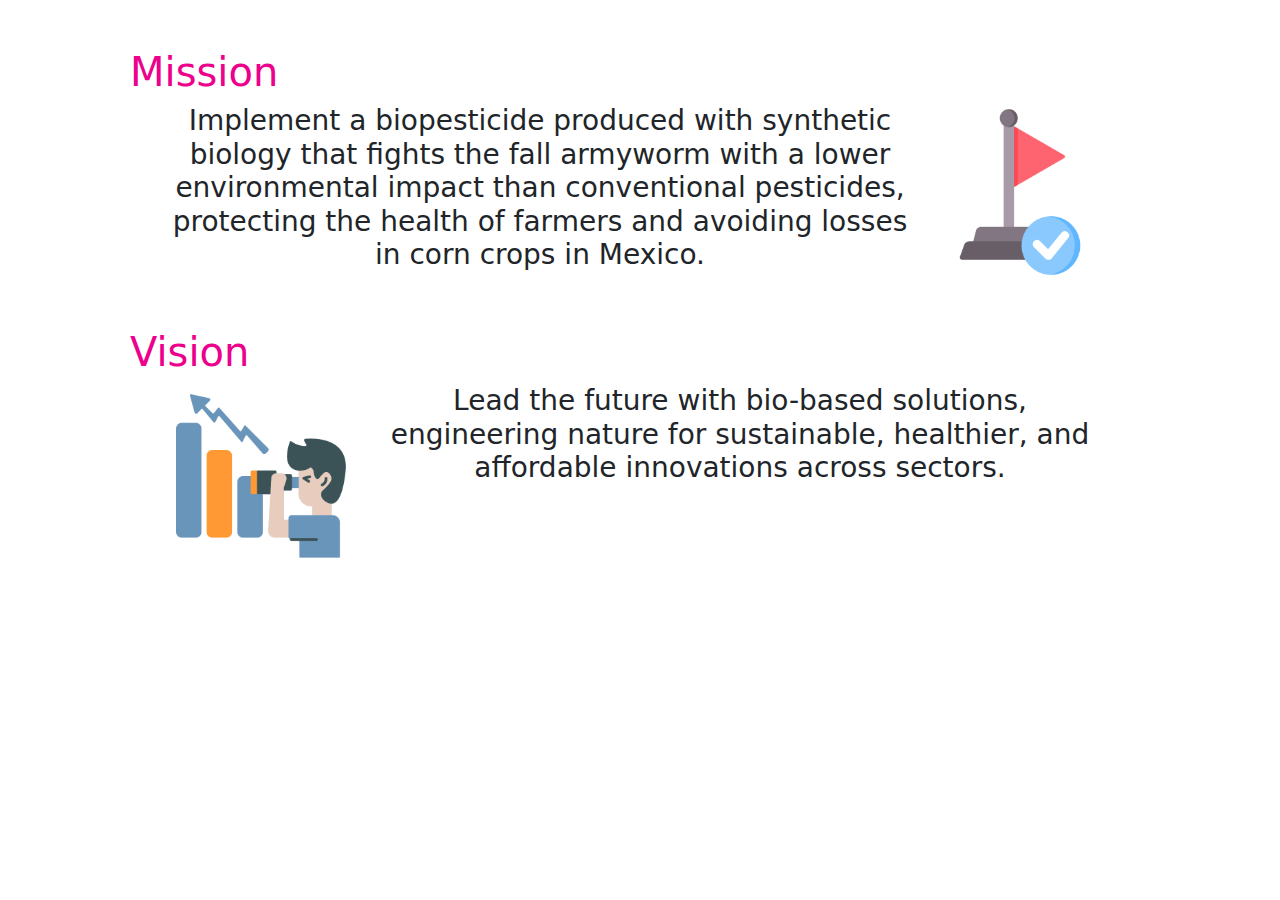
<file: plantilla.html>
<!DOCTYPE html>
<html lang="en">
<head>
    <meta charset="UTF-8">
    <meta name="viewport" content="width=device-width, initial-scale=1.0">
    <title>Mexico - Alebricks</title>
    <link href="./styles/bootstrap.css" rel="stylesheet">
    <link href="./styles/general.css" rel="stylesheet">
</head>
<body>
    <div class="container">
        <h1 class="h1 mt-5 ms-5" style="color: #ec008c;">Mission</h1>
        <!-- <h2 class="m-3" style="color: #ec008c;">Apartado</h2> -->
        <div class="row justify-content-center text-center">
            <p class="h3 col-8">Implement a biopesticide produced with synthetic biology that fights the fall armyworm with a lower environmental impact than conventional pesticides, protecting the health of farmers and avoiding losses in corn crops in Mexico.</p>
            <img class="col-4" src="./images/home/mission-accomplished.png" alt="Mission" style="max-width:200px; max-height: 2000px;">
        </div>
        <h1 class="h1 mt-5 ms-5" style="color: #ec008c;">Vision</h1>
        <!-- <h2 class="m-3" style="color: #ec008c;">Apartado</h2> -->
        <div class="row justify-content-center text-center">
            <img class="col-4" src="./images/home/vision.png" alt="Vision" style="max-width:200px; max-height: 2000px;">
            <p class="h3 col-8 text">Lead the future with bio-based solutions, engineering nature for sustainable, healthier, and affordable innovations across sectors.</p>
        </div>


    </div> <!-- End Container -->
    <script src="./scritps/bootstrap.js"></script>
</body>
</html>
</file>
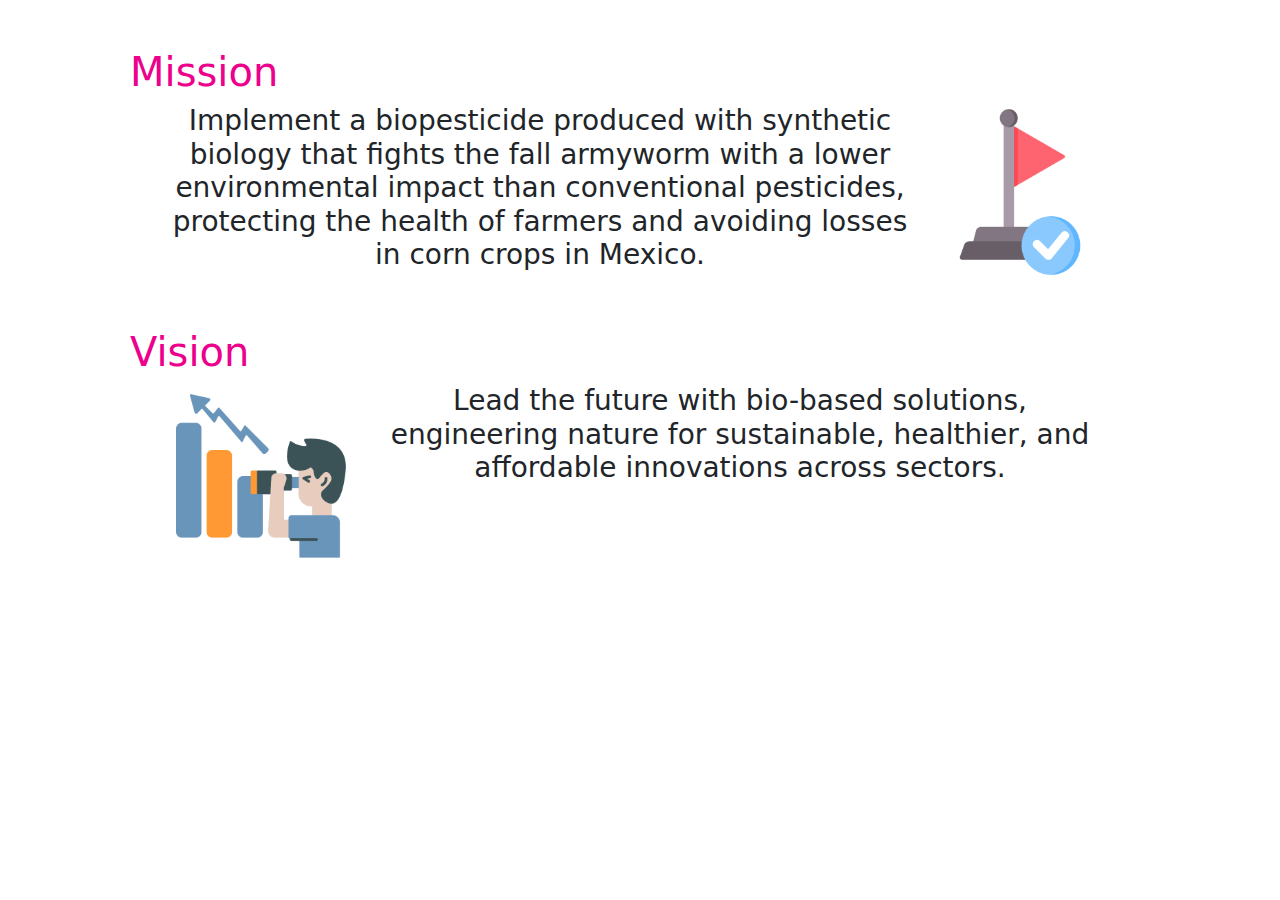
<file: pages/01_about/mission_vision.html>
<!DOCTYPE html>
<html lang="en">
<head>
    <meta charset="UTF-8">
    <meta name="viewport" content="width=device-width, initial-scale=1.0">
    <title>Mexico - Alebricks</title>
    <link href="../../css/bootstrap.css" rel="stylesheet">
    <link href="../../css/general.css" rel="stylesheet">
</head>
<body>
    <div class="container">
        <h1 class="h1 mt-5 ms-5" style="color: #ec008c;">Mission</h1>
        <!-- <h2 class="m-3" style="color: #ec008c;">Apartado</h2> -->
        <div class="row justify-content-center text-center">
            <p class="h3 col-8">Implement a biopesticide produced with synthetic biology that fights the fall armyworm with a lower environmental impact than conventional pesticides, protecting the health of farmers and avoiding losses in corn crops in Mexico.</p>
            <img class="col-4" src="../../images/01_about/02_mission_n_vission/mission-accomplished.png" alt="Mission" style="max-width:200px; max-height: 2000px;">
        </div>
        <h1 class="h1 mt-5 ms-5" style="color: #ec008c;">Vision</h1>
        <!-- <h2 class="m-3" style="color: #ec008c;">Apartado</h2> -->
        <div class="row justify-content-center text-center">
            <img class="col-4" src="../../images/01_about/02_mission_n_vission/vision.png" alt="Vision" style="max-width:200px; max-height: 2000px;">
            <p class="h3 col-8 text">Lead the future with bio-based solutions, engineering nature for sustainable, healthier, and affordable innovations across sectors.</p>
        </div>


    </div> <!-- End Container -->
    <script src="../../js/bootstrap.js"></script>
</body>
</html>
</file>
<file: styles/general.css>
.img_center {
    display:block;
    margin-left: auto;
    margin-right: auto;
}
</file>
<file: css/general.css>
.img_center {
    display:block;
    margin-left: auto;
    margin-right: auto;
}
</file>
